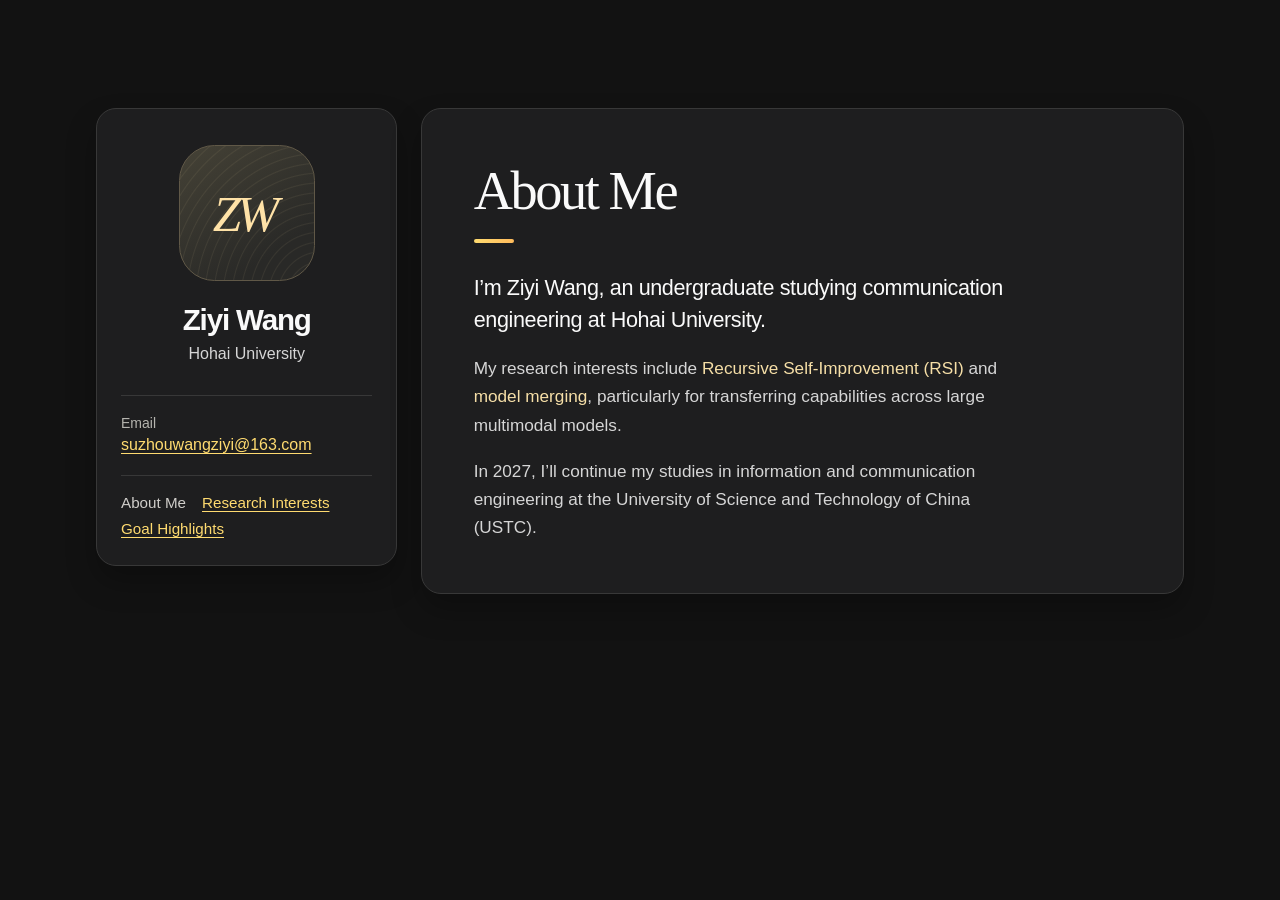
<file: index.html>
<!doctype html>
<html lang="en">
<head>
  <meta charset="utf-8">
  <meta name="viewport" content="width=device-width, initial-scale=1">
  <meta name="description" content="Ziyi Wang's academic homepage. Research interests include Recursive Self-Improvement and model merging for capability transfer in large multimodal models.">
  <meta name="theme-color" content="#121212">
  <title>Ziyi Wang · Academic Homepage</title>
  <link rel="stylesheet" href="./style.css">
</head>
<body>
  <main>
    <aside class="sidebar" aria-label="Academic profile">
      <div class="identity">
        <div class="monogram" aria-hidden="true">ZW</div>
        <div>
          <h1>Ziyi Wang</h1>
          <p class="affiliation">Hohai University</p>
        </div>
      </div>
      <div class="contact">
        <span>Email</span>
        <a href="mailto:suzhouwangziyi@163.com">suzhouwangziyi@163.com</a>
      </div>
      <nav class="profile-nav" aria-label="Homepage navigation">
        <a href="./index.html" aria-current="page">About Me</a>
        <a href="./research.html">Research Interests</a>
        <a href="./highlights.html">Goal Highlights</a>
      </nav>
    </aside>
    <article class="about" aria-labelledby="about-title">
      <header>
        <h2 class="article-title" id="about-title">About Me</h2>
      </header>
      <div class="about-text">
        <p class="intro">I’m Ziyi Wang, an undergraduate studying communication engineering at Hohai University.</p>
        <p>My research interests include <strong>Recursive Self-Improvement (RSI)</strong> and <strong>model merging</strong>, particularly for transferring capabilities across large multimodal models.</p>
        <p>In 2027, I’ll continue my studies in information and communication engineering at the University of Science and Technology of China (USTC).</p>
      </div>
    </article>
  </main>
</body>
</html>
</file>
<file: style.css>
/* Adapted from codewithsadee's vCard template. See LICENSE.txt. */
:root {

  /**
   * colors
   */

  /* gradient */

  --bg-gradient-onyx: linear-gradient(
    to bottom right, 
    hsl(240, 1%, 25%) 3%, 
    hsl(0, 0%, 19%) 97%
  );
  --bg-gradient-jet: linear-gradient(
    to bottom right, 
    hsla(240, 1%, 18%, 0.251) 0%, 
    hsla(240, 2%, 11%, 0) 100%
  ), hsl(240, 2%, 13%);
  --bg-gradient-yellow-1: linear-gradient(
    to bottom right, 
    hsl(45, 100%, 71%) 0%, 
    hsla(36, 100%, 69%, 0) 50%
  );
  --bg-gradient-yellow-2: linear-gradient(
    135deg, 
    hsla(45, 100%, 71%, 0.251) 0%, 
    hsla(35, 100%, 68%, 0) 59.86%
  ), hsl(240, 2%, 13%);
  --border-gradient-onyx: linear-gradient(
    to bottom right, 
    hsl(0, 0%, 25%) 0%, 
    hsla(0, 0%, 25%, 0) 50%
  );
  --text-gradient-yellow: linear-gradient(
    to right, 
    hsl(45, 100%, 72%), 
    hsl(35, 100%, 68%)
  );

  /* solid */

  --jet: hsl(0, 0%, 22%);
  --onyx: hsl(240, 1%, 17%);
  --eerie-black-1: hsl(240, 2%, 13%);
  --eerie-black-2: hsl(240, 2%, 12%);
  --smoky-black: hsl(0, 0%, 7%);
  --white-1: hsl(0, 0%, 100%);
  --white-2: hsl(0, 0%, 98%);
  --orange-yellow-crayola: hsl(45, 100%, 72%);
  --vegas-gold: hsl(45, 54%, 58%);
  --light-gray: hsl(0, 0%, 84%);
  --light-gray-70: hsla(0, 0%, 84%, 0.7);
  --bittersweet-shimmer: hsl(0, 43%, 51%);

  /**
   * typography
   */

  /* font-family */
  --ff-poppins: 'Poppins', sans-serif;

  /* font-size */
  --fs-1: 24px;
  --fs-2: 18px;
  --fs-3: 17px;
  --fs-4: 16px;
  --fs-5: 15px;
  --fs-6: 14px;
  --fs-7: 13px;
  --fs-8: 11px;

  /* font-weight */
  --fw-300: 300;
  --fw-400: 400;
  --fw-500: 500;
  --fw-600: 600;

  /**
   * shadow
   */
  
  --shadow-1: -4px 8px 24px hsla(0, 0%, 0%, 0.25);
  --shadow-2: 0 16px 30px hsla(0, 0%, 0%, 0.25);
  --shadow-3: 0 16px 40px hsla(0, 0%, 0%, 0.25);
  --shadow-4: 0 25px 50px hsla(0, 0%, 0%, 0.15);
  --shadow-5: 0 24px 80px hsla(0, 0%, 0%, 0.25);

  /**
   * transition
   */

  --transition-1: 0.25s ease;
  --transition-2: 0.5s ease-in-out;

}





* { box-sizing: border-box; }
html { color-scheme: dark; }
body {
  margin: 0;
  background: var(--smoky-black);
  color: var(--light-gray);
  font-family: -apple-system, BlinkMacSystemFont, "Segoe UI", sans-serif;
}
main {
  width: min(calc(100% - 3rem), 68rem);
  margin: clamp(2rem, 12vh, 8rem) auto;
  display: grid;
  grid-template-columns: minmax(15rem, .85fr) minmax(0, 2.15fr);
  align-items: start;
  gap: 1.5rem;
}
.sidebar, article {
  background: var(--eerie-black-2);
  border: 1px solid var(--jet);
  border-radius: 20px;
  box-shadow: var(--shadow-2);
}
.sidebar { padding: 2.25rem 1.5rem 1.75rem; }
.identity { text-align: center; }
.monogram {
  width: 8.5rem;
  aspect-ratio: 1;
  display: grid;
  place-items: center;
  margin: 0 auto 1.4rem;
  color: #ffe2a7;
  font: italic 3.2rem Georgia, serif;
  letter-spacing: -.09em;
  padding-right: .12em;
  border-radius: 26%;
  border: 1px solid #605847;
  background: repeating-radial-gradient(ellipse at 105% 115%, transparent 0 7px, #ffe3a612 8px, transparent 9px),
              linear-gradient(145deg, #454236, #292927 76%);
}
h1, h2, p { margin: 0; }
h1 { color: var(--white-2); font-size: 1.85rem; font-weight: 570; letter-spacing: -.04em; }
.affiliation { margin-top: .45rem; color: var(--light-gray); font-size: 1rem; }
.contact { margin-top: 2rem; padding-top: 1.2rem; border-top: 1px solid var(--jet); }
.contact span { display: block; color: #b6b5af; font-size: .875rem; margin-bottom: .35rem; }
.contact a { color: var(--orange-yellow-crayola); font-size: 1rem; overflow-wrap: anywhere; text-underline-offset: .2em; }
.contact a:hover { color: #fff2cc; }
a:focus-visible { outline: 2px solid var(--orange-yellow-crayola); outline-offset: 4px; }
article { padding: clamp(1.65rem, 4vw, 3.3rem); }
.article-title {
  font: 500 clamp(2.3rem, 4.25vw, 3.5rem)/1.15 Georgia, serif;
  color: var(--white-2);
  letter-spacing: -.045em;
}
.article-title::after {
  content: "";
  display: block;
  margin: 1rem 0 1.8rem;
  width: 2.55rem;
  height: 4px;
  border-radius: 5px;
  background: var(--text-gradient-yellow);
}
.about-text { max-width: 57ch; font-size: 1.075rem; line-height: 1.65; }
.about-text p + p { margin-top: 1.1rem; }
.intro { font-size: 1.35rem; line-height: 1.5; color: var(--white-2); letter-spacing: -.018em; }
strong { color: #f6dfa7; font-weight: 530; }
@media (max-width: 46rem) {
  main { grid-template-columns: 1fr; width: min(calc(100% - 2rem), 36rem); margin: 1.25rem auto; gap: .9rem; }
  .sidebar { padding: 1.3rem; }
  .identity { display: flex; align-items: center; gap: 1.05rem; text-align: left; }
  .monogram { margin: 0; width: 4.4rem; font-size: 1.85rem; }
  .contact { margin-top: 1rem; padding-top: .9rem; }
  .article-title::after { margin-bottom: 1.3rem; }
}
.profile-nav { display: flex; flex-wrap: wrap; gap: .6rem 1rem; margin-top: 1.3rem; padding-top: 1.1rem; border-top: 1px solid var(--jet); }
.profile-nav a { color: var(--orange-yellow-crayola); font-size: .95rem; text-underline-offset: .2em; }
.profile-nav a[aria-current] { color: #d0ceca; text-decoration: none; }
</file>
